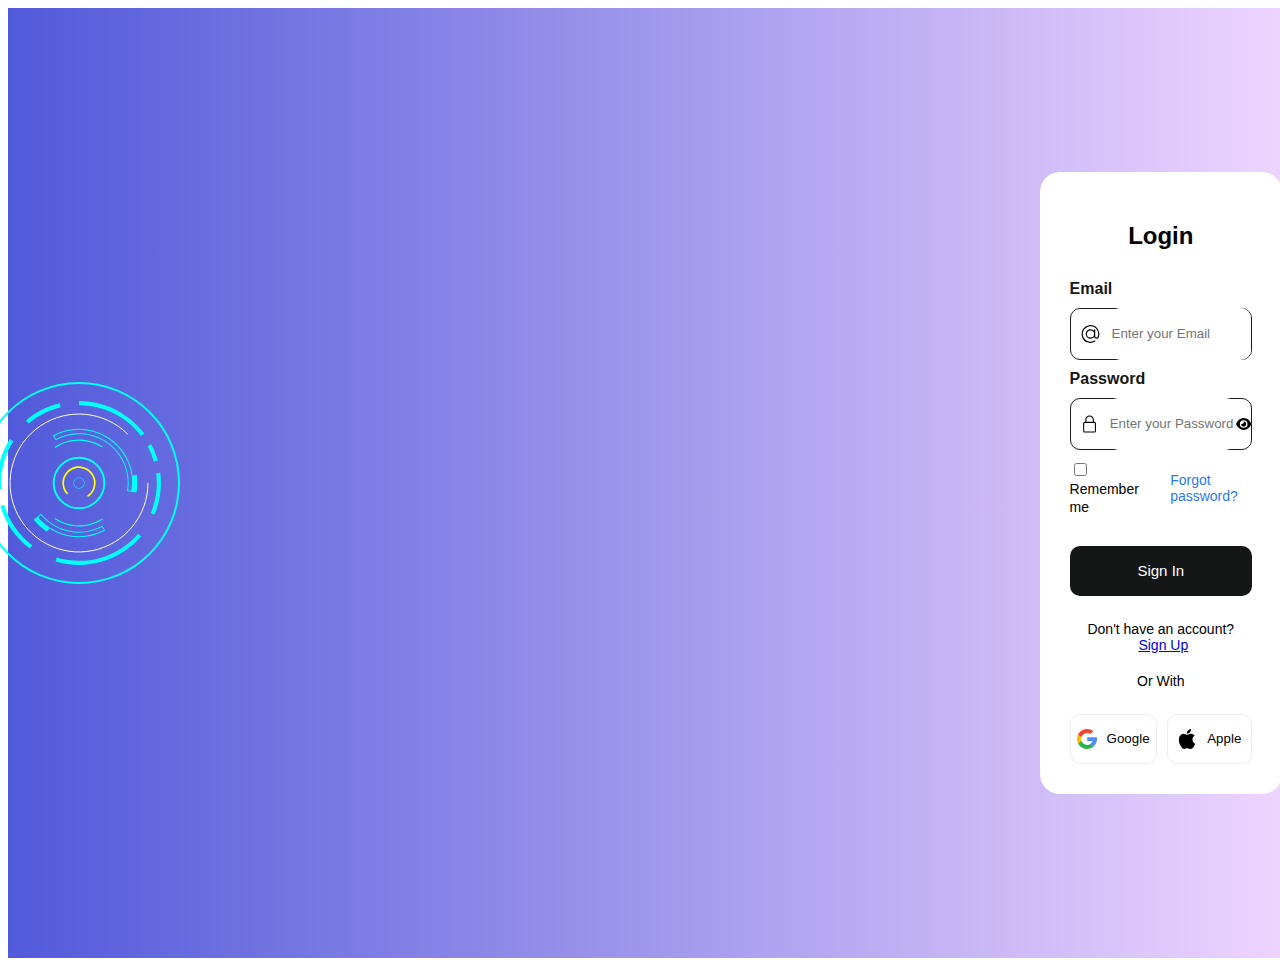
<file: login.html>
<!DOCTYPE html>
<html lang="en">
<head>
  <meta charset="UTF-8">
  <meta name="viewport" content="width=device-width, initial-scale=1.0">
  <title>Document</title>
  <link rel="stylesheet" href="CSS/Login.css">
</head>
<body>
  <div class="mainlogin">
            

<!-- animation patern design -->
<div class="svg-frame">
	<svg style="--i:0;--j:0;">
		<g id="out1">
			<path d="M72 172C72 116.772 116.772 72 172 72C227.228 72 272 116.772 272 172C272 227.228 227.228 272 172 272C116.772 272 72 227.228 72 172ZM197.322 172C197.322 158.015 185.985 146.678 172 146.678C158.015 146.678 146.678 158.015 146.678 172C146.678 185.985 158.015 197.322 172 197.322C185.985 197.322 197.322 185.985 197.322 172Z"></path>
			<path mask="url(#path-1-inside-1_111_3212)" stroke-miterlimit="16" stroke-width="2" stroke="#00FFFF" d="M72 172C72 116.772 116.772 72 172 72C227.228 72 272 116.772 272 172C272 227.228 227.228 272 172 272C116.772 272 72 227.228 72 172ZM197.322 172C197.322 158.015 185.985 146.678 172 146.678C158.015 146.678 146.678 158.015 146.678 172C146.678 185.985 158.015 197.322 172 197.322C185.985 197.322 197.322 185.985 197.322 172Z"></path>
		</g>
	</svg>

	<svg style="--i:1;--j:1;">
		<g id="out2">
			<mask fill="white" id="path-2-inside-2_111_3212">
				<path d="M102.892 127.966C93.3733 142.905 88.9517 160.527 90.2897 178.19L94.3752 177.88C93.1041 161.1 97.3046 144.36 106.347 130.168L102.892 127.966Z"></path>
				<path d="M93.3401 194.968C98.3049 211.971 108.646 226.908 122.814 237.541L125.273 234.264C111.814 224.163 101.99 209.973 97.2731 193.819L93.3401 194.968Z"></path>
				<path d="M152.707 92.3592C140.33 95.3575 128.822 101.199 119.097 109.421L121.742 112.55C130.981 104.739 141.914 99.1897 153.672 96.3413L152.707 92.3592Z"></path>
				<path d="M253.294 161.699C255.099 175.937 253.132 190.4 247.59 203.639L243.811 202.057C249.075 189.48 250.944 175.74 249.23 162.214L253.294 161.699Z"></path>
				<path d="M172 90.0557C184.677 90.0557 197.18 92.9967 208.528 98.6474C219.875 104.298 229.757 112.505 237.396 122.621L234.126 125.09C226.869 115.479 217.481 107.683 206.701 102.315C195.921 96.9469 184.043 94.1529 172 94.1529V90.0557Z"></path>
				<path d="M244.195 133.235C246.991 138.442 249.216 143.937 250.83 149.623L246.888 150.742C245.355 145.34 243.242 140.12 240.586 135.174L244.195 133.235Z"></path>
				<path d="M234.238 225.304C223.932 237.338 210.358 246.126 195.159 250.604C179.961 255.082 163.79 255.058 148.606 250.534L149.775 246.607C164.201 250.905 179.563 250.928 194.001 246.674C208.44 242.42 221.335 234.071 231.126 222.639L234.238 225.304Z"></path>
			</mask>
			<path mask="url(#path-2-inside-2_111_3212)" fill="#00FFFF" d="M102.892 127.966L105.579 123.75L101.362 121.063L98.6752 125.28L102.892 127.966ZM90.2897 178.19L85.304 178.567L85.6817 183.553L90.6674 183.175L90.2897 178.19ZM94.3752 177.88L94.7529 182.866L99.7386 182.488L99.3609 177.503L94.3752 177.88ZM106.347 130.168L110.564 132.855L113.251 128.638L109.034 125.951L106.347 130.168ZM93.3401 194.968L91.9387 190.168L87.1391 191.569L88.5405 196.369L93.3401 194.968ZM122.814 237.541L119.813 241.54L123.812 244.541L126.813 240.542L122.814 237.541ZM125.273 234.264L129.272 237.265L132.273 233.266L128.274 230.265L125.273 234.264ZM97.2731 193.819L102.073 192.418L100.671 187.618L95.8717 189.02L97.2731 193.819ZM152.707 92.3592L157.567 91.182L156.389 86.3226L151.53 87.4998L152.707 92.3592ZM119.097 109.421L115.869 105.603L112.05 108.831L115.278 112.649L119.097 109.421ZM121.742 112.55L117.924 115.778L121.152 119.596L124.97 116.368L121.742 112.55ZM153.672 96.3413L154.849 101.201L159.708 100.023L158.531 95.1641L153.672 96.3413ZM253.294 161.699L258.255 161.07L257.626 156.11L252.666 156.738L253.294 161.699ZM247.59 203.639L245.66 208.251L250.272 210.182L252.203 205.569L247.59 203.639ZM243.811 202.057L239.198 200.126L237.268 204.739L241.88 206.669L243.811 202.057ZM249.23 162.214L248.601 157.253L243.641 157.882L244.269 162.842L249.23 162.214ZM172 90.0557V85.0557H167V90.0557H172ZM208.528 98.6474L206.299 103.123L206.299 103.123L208.528 98.6474ZM237.396 122.621L240.409 126.611L244.399 123.598L241.386 119.608L237.396 122.621ZM234.126 125.09L230.136 128.103L233.149 132.093L237.139 129.08L234.126 125.09ZM206.701 102.315L204.473 106.791L204.473 106.791L206.701 102.315ZM172 94.1529H167V99.1529H172V94.1529ZM244.195 133.235L248.601 130.87L246.235 126.465L241.83 128.83L244.195 133.235ZM250.83 149.623L252.195 154.433L257.005 153.067L255.64 148.257L250.83 149.623ZM246.888 150.742L242.078 152.107L243.444 156.917L248.254 155.552L246.888 150.742ZM240.586 135.174L238.22 130.768L233.815 133.134L236.181 137.539L240.586 135.174ZM234.238 225.304L238.036 228.556L241.288 224.759L237.491 221.506L234.238 225.304ZM195.159 250.604L196.572 255.4L196.572 255.4L195.159 250.604ZM148.606 250.534L143.814 249.107L142.386 253.899L147.178 255.326L148.606 250.534ZM149.775 246.607L151.203 241.816L146.411 240.388L144.983 245.18L149.775 246.607ZM194.001 246.674L195.415 251.47L195.415 251.47L194.001 246.674ZM231.126 222.639L234.379 218.841L230.581 215.589L227.329 219.386L231.126 222.639ZM98.6752 125.28C88.5757 141.13 83.8844 159.826 85.304 178.567L95.2754 177.812C94.0191 161.227 98.1709 144.681 107.109 130.653L98.6752 125.28ZM90.6674 183.175L94.7529 182.866L93.9976 172.895L89.912 173.204L90.6674 183.175ZM99.3609 177.503C98.1715 161.8 102.102 146.135 110.564 132.855L102.131 127.481C92.5071 142.585 88.0368 160.4 89.3895 178.258L99.3609 177.503ZM109.034 125.951L105.579 123.75L100.205 132.183L103.661 134.385L109.034 125.951ZM88.5405 196.369C93.8083 214.41 104.78 230.259 119.813 241.54L125.815 233.542C112.512 223.558 102.802 209.532 98.1397 193.566L88.5405 196.369ZM126.813 240.542L129.272 237.265L121.274 231.263L118.815 234.54L126.813 240.542ZM128.274 230.265C115.679 220.813 106.486 207.534 102.073 192.418L92.4735 195.221C97.493 212.412 107.948 227.513 122.272 238.263L128.274 230.265ZM95.8717 189.02L91.9387 190.168L94.7415 199.767L98.6745 198.619L95.8717 189.02ZM151.53 87.4998C138.398 90.681 126.188 96.8793 115.869 105.603L122.325 113.239C131.457 105.519 142.262 100.034 153.884 97.2187L151.53 87.4998ZM115.278 112.649L117.924 115.778L125.56 109.322L122.915 106.193L115.278 112.649ZM124.97 116.368C133.616 109.059 143.846 103.866 154.849 101.201L152.495 91.4818C139.981 94.5132 128.347 100.419 118.514 108.732L124.97 116.368ZM158.531 95.1641L157.567 91.182L147.848 93.5364L148.812 97.5185L158.531 95.1641ZM248.334 162.327C250.028 175.697 248.181 189.277 242.978 201.708L252.203 205.569C258.082 191.522 260.169 176.177 258.255 161.07L248.334 162.327ZM249.521 199.027L245.741 197.445L241.88 206.669L245.66 208.251L249.521 199.027ZM248.423 203.987C254.025 190.602 256.014 175.98 254.19 161.585L244.269 162.842C245.873 175.5 244.125 188.357 239.198 200.126L248.423 203.987ZM249.858 167.174L253.923 166.659L252.666 156.738L248.601 157.253L249.858 167.174ZM172 95.0557C183.903 95.0557 195.644 97.8172 206.299 103.123L210.757 94.1717C198.717 88.1761 185.45 85.0557 172 85.0557V95.0557ZM206.299 103.123C216.954 108.429 226.233 116.135 233.406 125.634L241.386 119.608C233.281 108.874 222.796 100.167 210.757 94.1717L206.299 103.123ZM234.383 118.631L231.113 121.1L237.139 129.08L240.409 126.611L234.383 118.631ZM238.116 122.077C230.393 111.849 220.403 103.552 208.93 97.8393L204.473 106.791C214.56 111.814 223.345 119.11 230.136 128.103L238.116 122.077ZM208.93 97.8393C197.458 92.1263 184.816 89.1529 172 89.1529V99.1529C183.269 99.1529 194.385 101.767 204.473 106.791L208.93 97.8393ZM177 94.1529V90.0557H167V94.1529H177ZM239.79 135.601C242.416 140.49 244.504 145.649 246.02 150.988L255.64 148.257C253.927 142.225 251.567 136.395 248.601 130.87L239.79 135.601ZM249.464 144.813L245.523 145.932L248.254 155.552L252.195 154.433L249.464 144.813ZM251.698 149.376C250.067 143.628 247.818 138.073 244.991 132.808L236.181 137.539C238.666 142.168 240.644 147.052 242.078 152.107L251.698 149.376ZM242.951 139.579L246.561 137.64L241.83 128.83L238.22 130.768L242.951 139.579ZM230.441 222.051C220.763 233.351 208.017 241.603 193.746 245.808L196.572 255.4C212.698 250.649 227.101 241.325 238.036 228.556L230.441 222.051ZM193.746 245.808C179.475 250.012 164.291 249.99 150.033 245.742L147.178 255.326C163.289 260.125 180.447 260.151 196.572 255.4L193.746 245.808ZM153.397 251.962L154.567 248.035L144.983 245.18L143.814 249.107L153.397 251.962ZM148.348 251.399C163.7 255.973 180.049 255.997 195.415 251.47L192.588 241.877C179.077 245.858 164.702 245.837 151.203 241.816L148.348 251.399ZM195.415 251.47C210.78 246.942 224.504 238.058 234.924 225.891L227.329 219.386C218.167 230.084 206.099 237.897 192.588 241.877L195.415 251.47ZM227.874 226.436L230.986 229.101L237.491 221.506L234.379 218.841L227.874 226.436Z"></path>
		</g>
	</svg>

	<svg style="--i:0;--j:2;">
		<g id="inner3">
			<path d="M195.136 135.689C188.115 131.215 179.948 128.873 171.624 128.946C163.299 129.019 155.174 131.503 148.232 136.099L148.42 136.382C155.307 131.823 163.368 129.358 171.627 129.286C179.886 129.213 187.988 131.537 194.954 135.975L195.136 135.689Z"></path>
			<path d="M195.136 208.311C188.115 212.784 179.948 215.127 171.624 215.054C163.299 214.981 155.174 212.496 148.232 207.901L148.42 207.618C155.307 212.177 163.368 214.642 171.627 214.714C179.886 214.786 187.988 212.463 194.954 208.025L195.136 208.311Z"></path>
			<path mask="url(#path-5-inside-3_111_3212)" fill="#00FFFF" d="M195.136 135.689L195.474 135.904L195.689 135.566L195.351 135.352L195.136 135.689ZM171.624 128.946L171.627 129.346L171.624 128.946ZM148.232 136.099L148.011 135.765L147.678 135.986L147.899 136.32L148.232 136.099ZM148.42 136.382L148.086 136.603L148.307 136.936L148.641 136.716L148.42 136.382ZM171.627 129.286L171.63 129.686L171.627 129.286ZM194.954 135.975L194.739 136.313L195.076 136.528L195.291 136.19L194.954 135.975ZM195.136 208.311L195.351 208.648L195.689 208.433L195.474 208.096L195.136 208.311ZM171.624 215.054L171.627 214.654L171.624 215.054ZM148.232 207.901L147.899 207.68L147.678 208.014L148.011 208.234L148.232 207.901ZM148.42 207.618L148.641 207.284L148.307 207.063L148.086 207.397L148.42 207.618ZM171.627 214.714L171.63 214.314L171.627 214.714ZM194.954 208.025L195.291 207.81L195.076 207.472L194.739 207.687L194.954 208.025ZM195.351 135.352C188.265 130.836 180.022 128.473 171.62 128.546L171.627 129.346C179.874 129.274 187.966 131.594 194.921 136.026L195.351 135.352ZM171.62 128.546C163.218 128.619 155.018 131.127 148.011 135.765L148.453 136.432C155.33 131.88 163.38 129.418 171.627 129.346L171.62 128.546ZM147.899 136.32L148.086 136.603L148.753 136.161L148.566 135.878L147.899 136.32ZM148.641 136.716C155.463 132.199 163.448 129.757 171.63 129.686L171.623 128.886C163.287 128.958 155.15 131.447 148.199 136.049L148.641 136.716ZM171.63 129.686C179.812 129.614 187.839 131.916 194.739 136.313L195.169 135.638C188.138 131.158 179.959 128.813 171.623 128.886L171.63 129.686ZM195.291 136.19L195.474 135.904L194.799 135.474L194.617 135.76L195.291 136.19ZM194.921 207.974C187.966 212.406 179.874 214.726 171.627 214.654L171.62 215.454C180.022 215.527 188.265 213.163 195.351 208.648L194.921 207.974ZM171.627 214.654C163.38 214.582 155.33 212.12 148.453 207.567L148.011 208.234C155.018 212.873 163.218 215.38 171.62 215.454L171.627 214.654ZM148.566 208.122L148.753 207.838L148.086 207.397L147.899 207.68L148.566 208.122ZM148.199 207.951C155.15 212.553 163.287 215.041 171.623 215.114L171.63 214.314C163.448 214.243 155.463 211.801 148.641 207.284L148.199 207.951ZM171.623 215.114C179.959 215.187 188.138 212.842 195.169 208.362L194.739 207.687C187.839 212.084 179.812 214.386 171.63 214.314L171.623 215.114ZM194.617 208.239L194.799 208.526L195.474 208.096L195.291 207.81L194.617 208.239Z"></path>
		</g>
		<path stroke="#00FFFF" d="M240.944 172C240.944 187.951 235.414 203.408 225.295 215.738C215.176 228.068 201.095 236.508 185.45 239.62C169.806 242.732 153.567 240.323 139.5 232.804C125.433 225.285 114.408 213.12 108.304 198.384C102.2 183.648 101.394 167.25 106.024 151.987C110.654 136.723 120.434 123.537 133.696 114.675C146.959 105.813 162.884 101.824 178.758 103.388C194.632 104.951 209.472 111.97 220.751 123.249" id="out3"></path>
	</svg>

	<svg style="--i:1;--j:3;">
		<g id="inner1">
			<path fill="#00FFFF" d="M145.949 124.51L148.554 129.259C156.575 124.859 165.672 122.804 174.806 123.331C183.94 123.858 192.741 126.944 200.203 132.236C207.665 137.529 213.488 144.815 217.004 153.261C220.521 161.707 221.59 170.972 220.09 179.997L224.108 180.665L224.102 180.699L229.537 181.607C230.521 175.715 230.594 169.708 229.753 163.795L225.628 164.381C224.987 159.867 223.775 155.429 222.005 151.179C218.097 141.795 211.628 133.699 203.337 127.818C195.045 121.937 185.266 118.508 175.118 117.923C165.302 117.357 155.525 119.474 146.83 124.037C146.535 124.192 146.241 124.349 145.949 124.51ZM224.638 164.522C224.009 160.091 222.819 155.735 221.082 151.563C217.246 142.352 210.897 134.406 202.758 128.634C194.62 122.862 185.021 119.496 175.06 118.922C165.432 118.367 155.841 120.441 147.311 124.914L148.954 127.91C156.922 123.745 165.876 121.814 174.864 122.333C184.185 122.87 193.166 126.019 200.782 131.421C208.397 136.822 214.339 144.257 217.928 152.877C221.388 161.188 222.526 170.276 221.23 179.173L224.262 179.677C224.998 174.671 225.35 169.535 224.638 164.522Z" clip-rule="evenodd" fill-rule="evenodd"></path>
			<path fill="#00FFFF" d="M139.91 220.713C134.922 217.428 130.469 213.395 126.705 208.758L130.983 205.286L130.985 205.288L134.148 202.721C141.342 211.584 151.417 217.642 162.619 219.839C173.821 222.036 185.438 220.232 195.446 214.742L198.051 219.491C197.759 219.651 197.465 219.809 197.17 219.963C186.252 225.693 173.696 227.531 161.577 225.154C154.613 223.789 148.041 221.08 142.202 217.234L139.91 220.713ZM142.752 216.399C148.483 220.174 154.934 222.833 161.769 224.173C173.658 226.504 185.977 224.704 196.689 219.087L195.046 216.09C185.035 221.323 173.531 222.998 162.427 220.82C151.323 218.643 141.303 212.747 134.01 204.122L131.182 206.5C134.451 210.376 138.515 213.607 142.752 216.399Z" clip-rule="evenodd" fill-rule="evenodd"></path>
		</g>
	</svg>

	<svg style="--i:2;--j:4;">
		<path fill="#00FFFF" d="M180.956 186.056C183.849 184.212 186.103 181.521 187.41 178.349C188.717 175.177 189.013 171.679 188.258 168.332C187.503 164.986 185.734 161.954 183.192 159.65C180.649 157.346 177.458 155.883 174.054 155.46C170.649 155.038 167.197 155.676 164.169 157.288C161.14 158.9 158.683 161.407 157.133 164.468C155.582 167.528 155.014 170.992 155.505 174.388C155.997 177.783 157.524 180.944 159.879 183.439L161.129 182.259C159.018 180.021 157.648 177.186 157.207 174.141C156.766 171.096 157.276 167.989 158.667 165.245C160.057 162.5 162.261 160.252 164.977 158.806C167.693 157.36 170.788 156.788 173.842 157.167C176.895 157.546 179.757 158.858 182.037 160.924C184.317 162.99 185.904 165.709 186.581 168.711C187.258 171.712 186.992 174.849 185.82 177.694C184.648 180.539 182.627 182.952 180.032 184.606L180.956 186.056Z" id="center1"></path>
		<path fill="#00FFFF" d="M172 166.445C175.068 166.445 177.556 168.932 177.556 172C177.556 175.068 175.068 177.556 172 177.556C168.932 177.556 166.444 175.068 166.444 172C166.444 168.932 168.932 166.445 172 166.445ZM172 177.021C174.773 177.021 177.021 174.773 177.021 172C177.021 169.227 174.773 166.979 172 166.979C169.227 166.979 166.979 169.227 166.979 172C166.979 174.773 169.227 177.021 172 177.021Z" id="center"></path>
	</svg>

</div>


<!-- animation patern design -->

                <form class="form">

                  <div class="loginlogo">
                    <H2>Login</H2>
                  </div>

                  <div class="flex-column">
                    <label>Email </label>
                  </div>

                    <div class="inputForm">
                      <svg height="20" viewBox="0 0 32 32" width="20" xmlns="http://www.w3.org/2000/svg"><g id="Layer_3" data-name="Layer 3"><path d="m30.853 13.87a15 15 0 0 0 -29.729 4.082 15.1 15.1 0 0 0 12.876 12.918 15.6 15.6 0 0 0 2.016.13 14.85 14.85 0 0 0 7.715-2.145 1 1 0 1 0 -1.031-1.711 13.007 13.007 0 1 1 5.458-6.529 2.149 2.149 0 0 1 -4.158-.759v-10.856a1 1 0 0 0 -2 0v1.726a8 8 0 1 0 .2 10.325 4.135 4.135 0 0 0 7.83.274 15.2 15.2 0 0 0 .823-7.455zm-14.853 8.13a6 6 0 1 1 6-6 6.006 6.006 0 0 1 -6 6z"></path></g></svg>
                      <input type="text" class="input" placeholder="Enter your Email">
                    </div>
                  
                  <div class="flex-column">
                    <label>Password </label>
                  </div>

                    <div class="inputForm">
                      <svg height="20" viewBox="-64 0 512 512" width="20" xmlns="http://www.w3.org/2000/svg"><path d="m336 512h-288c-26.453125 0-48-21.523438-48-48v-224c0-26.476562 21.546875-48 48-48h288c26.453125 0 48 21.523438 48 48v224c0 26.476562-21.546875 48-48 48zm-288-288c-8.8125 0-16 7.167969-16 16v224c0 8.832031 7.1875 16 16 16h288c8.8125 0 16-7.167969 16-16v-224c0-8.832031-7.1875-16-16-16zm0 0"></path><path d="m304 224c-8.832031 0-16-7.167969-16-16v-80c0-52.929688-43.070312-96-96-96s-96 43.070312-96 96v80c0 8.832031-7.167969 16-16 16s-16-7.167969-16-16v-80c0-70.59375 57.40625-128 128-128s128 57.40625 128 128v80c0 8.832031-7.167969 16-16 16zm0 0"></path></svg>        
                      <input type="password" class="input" placeholder="Enter your Password">
                      <svg class="passwordshow" viewBox="0 0 576 512" height="1em" xmlns="http://www.w3.org/2000/svg"><path d="M288 32c-80.8 0-145.5 36.8-192.6 80.6C48.6 156 17.3 208 2.5 243.7c-3.3 7.9-3.3 16.7 0 24.6C17.3 304 48.6 356 95.4 399.4C142.5 443.2 207.2 480 288 480s145.5-36.8 192.6-80.6c46.8-43.5 78.1-95.4 93-131.1c3.3-7.9 3.3-16.7 0-24.6c-14.9-35.7-46.2-87.7-93-131.1C433.5 68.8 368.8 32 288 32zM144 256a144 144 0 1 1 288 0 144 144 0 1 1 -288 0zm144-64c0 35.3-28.7 64-64 64c-7.1 0-13.9-1.2-20.3-3.3c-5.5-1.8-11.9 1.6-11.7 7.4c.3 6.9 1.3 13.8 3.2 20.7c13.7 51.2 66.4 81.6 117.6 67.9s81.6-66.4 67.9-117.6c-11.1-41.5-47.8-69.4-88.6-71.1c-5.8-.2-9.2 6.1-7.4 11.7c2.1 6.4 3.3 13.2 3.3 20.3z"></path></svg>
                    </div>
                  
                  <div class="flex-row">
                    <div>
                    <input type="checkbox">
                    <label>Remember me </label>
                    </div>
                    <span class="span">Forgot password?</span>
                  </div>
                  <button class="button-submit">Sign In</button>
                  <p class="p">Don't have an account? <span class="span"><a href="signup.html">Sign Up</a></span>

                  </p><p class="p line">Or With</p>

                  <div class="flex-row">
                    <button class="btn google">
                      <svg version="1.1" width="20" id="Layer_1" xmlns="http://www.w3.org/2000/svg" xmlns:xlink="http://www.w3.org/1999/xlink" x="0px" y="0px" viewBox="0 0 512 512" style="enable-background:new 0 0 512 512;" xml:space="preserve">
              <path style="fill:#FBBB00;" d="M113.47,309.408L95.648,375.94l-65.139,1.378C11.042,341.211,0,299.9,0,256
                c0-42.451,10.324-82.483,28.624-117.732h0.014l57.992,10.632l25.404,57.644c-5.317,15.501-8.215,32.141-8.215,49.456
                C103.821,274.792,107.225,292.797,113.47,309.408z"></path>
              <path style="fill:#518EF8;" d="M507.527,208.176C510.467,223.662,512,239.655,512,256c0,18.328-1.927,36.206-5.598,53.451
                c-12.462,58.683-45.025,109.925-90.134,146.187l-0.014-0.014l-73.044-3.727l-10.338-64.535
                c29.932-17.554,53.324-45.025,65.646-77.911h-136.89V208.176h138.887L507.527,208.176L507.527,208.176z"></path>
              <path style="fill:#28B446;" d="M416.253,455.624l0.014,0.014C372.396,490.901,316.666,512,256,512
                c-97.491,0-182.252-54.491-225.491-134.681l82.961-67.91c21.619,57.698,77.278,98.771,142.53,98.771
                c28.047,0,54.323-7.582,76.87-20.818L416.253,455.624z"></path>
              <path style="fill:#F14336;" d="M419.404,58.936l-82.933,67.896c-23.335-14.586-50.919-23.012-80.471-23.012
                c-66.729,0-123.429,42.957-143.965,102.724l-83.397-68.276h-0.014C71.23,56.123,157.06,0,256,0
                C318.115,0,375.068,22.126,419.404,58.936z"></path>

              </svg>
                
                      Google 
                      
                    </button><button class="btn apple">
              <svg version="1.1" height="20" width="20" id="Capa_1" xmlns="http://www.w3.org/2000/svg" xmlns:xlink="http://www.w3.org/1999/xlink" x="0px" y="0px" viewBox="0 0 22.773 22.773" style="enable-background:new 0 0 22.773 22.773;" xml:space="preserve"> <g> <g> <path d="M15.769,0c0.053,0,0.106,0,0.162,0c0.13,1.606-0.483,2.806-1.228,3.675c-0.731,0.863-1.732,1.7-3.351,1.573 c-0.108-1.583,0.506-2.694,1.25-3.561C13.292,0.879,14.557,0.16,15.769,0z"></path> <path d="M20.67,16.716c0,0.016,0,0.03,0,0.045c-0.455,1.378-1.104,2.559-1.896,3.655c-0.723,0.995-1.609,2.334-3.191,2.334 c-1.367,0-2.275-0.879-3.676-0.903c-1.482-0.024-2.297,0.735-3.652,0.926c-0.155,0-0.31,0-0.462,0 c-0.995-0.144-1.798-0.932-2.383-1.642c-1.725-2.098-3.058-4.808-3.306-8.276c0-0.34,0-0.679,0-1.019 c0.105-2.482,1.311-4.5,2.914-5.478c0.846-0.52,2.009-0.963,3.304-0.765c0.555,0.086,1.122,0.276,1.619,0.464 c0.471,0.181,1.06,0.502,1.618,0.485c0.378-0.011,0.754-0.208,1.135-0.347c1.116-0.403,2.21-0.865,3.652-0.648 c1.733,0.262,2.963,1.032,3.723,2.22c-1.466,0.933-2.625,2.339-2.427,4.74C17.818,14.688,19.086,15.964,20.67,16.716z"></path> </g></g></svg>

                      Apple 
                      
              </button>
              </div>
              </form>
</div>
</body>
</html>
</file>
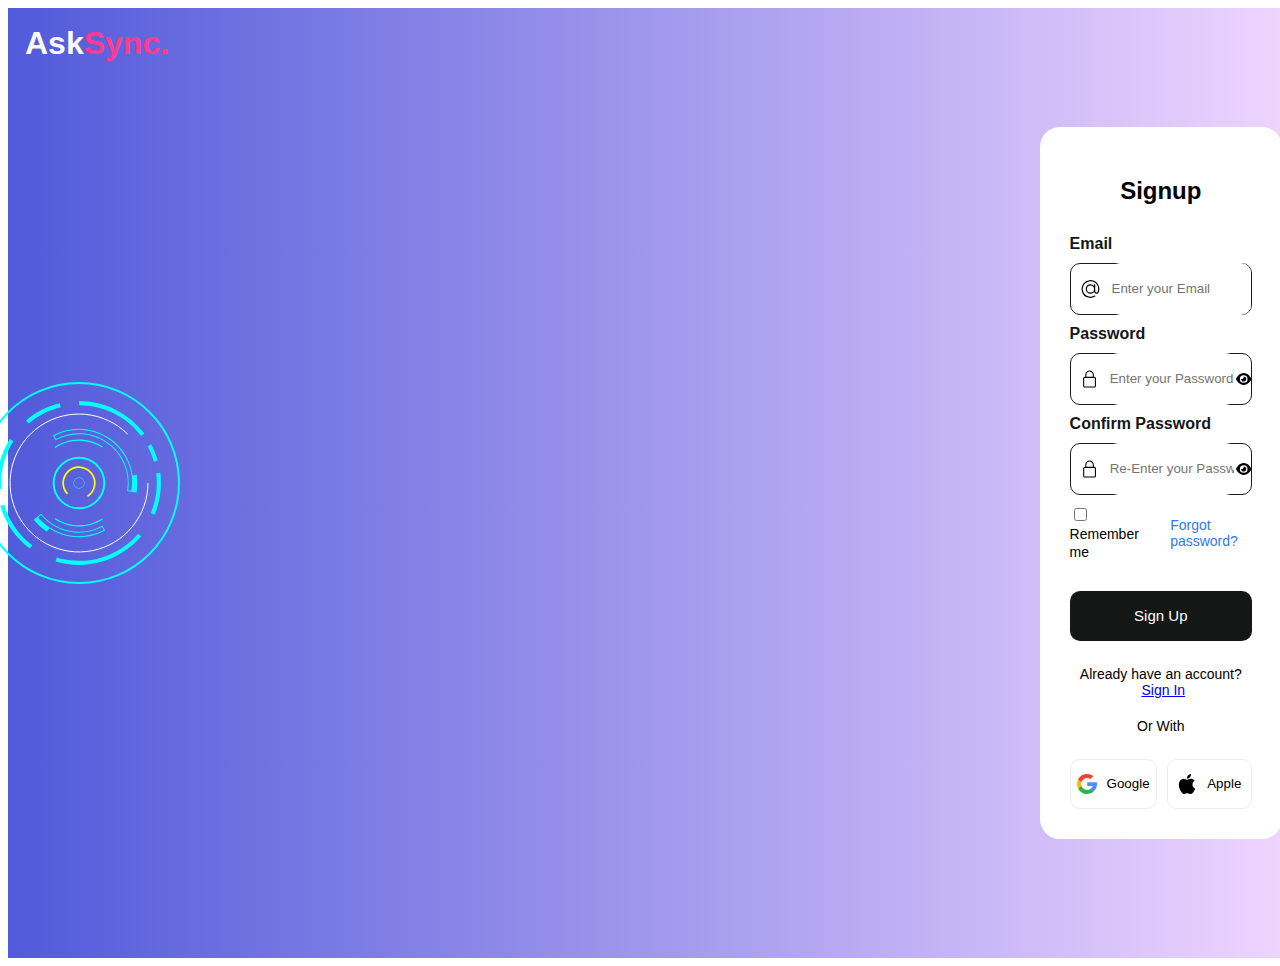
<file: signup.html>
<!DOCTYPE html>
<html lang="en">
<head>
  <meta charset="UTF-8">
  <meta name="viewport" content="width=device-width, initial-scale=1.0">
  <title>Document</title>
  <link rel="stylesheet" href="CSS/Login.css">
</head>
<body>
  <div class="mainlogin">
    <header>
    <div class="logo">Ask <span class="logo1">Sync.</span></div>
    </header>
     <!-- animation patern design -->
     <div class="svg-frame">
        <svg style="--i:0;--j:0;">
            <g id="out1">
                <path d="M72 172C72 116.772 116.772 72 172 72C227.228 72 272 116.772 272 172C272 227.228 227.228 272 172 272C116.772 272 72 227.228 72 172ZM197.322 172C197.322 158.015 185.985 146.678 172 146.678C158.015 146.678 146.678 158.015 146.678 172C146.678 185.985 158.015 197.322 172 197.322C185.985 197.322 197.322 185.985 197.322 172Z"></path>
                <path mask="url(#path-1-inside-1_111_3212)" stroke-miterlimit="16" stroke-width="2" stroke="#00FFFF" d="M72 172C72 116.772 116.772 72 172 72C227.228 72 272 116.772 272 172C272 227.228 227.228 272 172 272C116.772 272 72 227.228 72 172ZM197.322 172C197.322 158.015 185.985 146.678 172 146.678C158.015 146.678 146.678 158.015 146.678 172C146.678 185.985 158.015 197.322 172 197.322C185.985 197.322 197.322 185.985 197.322 172Z"></path>
            </g>
        </svg>
    
        <svg style="--i:1;--j:1;">
            <g id="out2">
                <mask fill="white" id="path-2-inside-2_111_3212">
                    <path d="M102.892 127.966C93.3733 142.905 88.9517 160.527 90.2897 178.19L94.3752 177.88C93.1041 161.1 97.3046 144.36 106.347 130.168L102.892 127.966Z"></path>
                    <path d="M93.3401 194.968C98.3049 211.971 108.646 226.908 122.814 237.541L125.273 234.264C111.814 224.163 101.99 209.973 97.2731 193.819L93.3401 194.968Z"></path>
                    <path d="M152.707 92.3592C140.33 95.3575 128.822 101.199 119.097 109.421L121.742 112.55C130.981 104.739 141.914 99.1897 153.672 96.3413L152.707 92.3592Z"></path>
                    <path d="M253.294 161.699C255.099 175.937 253.132 190.4 247.59 203.639L243.811 202.057C249.075 189.48 250.944 175.74 249.23 162.214L253.294 161.699Z"></path>
                    <path d="M172 90.0557C184.677 90.0557 197.18 92.9967 208.528 98.6474C219.875 104.298 229.757 112.505 237.396 122.621L234.126 125.09C226.869 115.479 217.481 107.683 206.701 102.315C195.921 96.9469 184.043 94.1529 172 94.1529V90.0557Z"></path>
                    <path d="M244.195 133.235C246.991 138.442 249.216 143.937 250.83 149.623L246.888 150.742C245.355 145.34 243.242 140.12 240.586 135.174L244.195 133.235Z"></path>
                    <path d="M234.238 225.304C223.932 237.338 210.358 246.126 195.159 250.604C179.961 255.082 163.79 255.058 148.606 250.534L149.775 246.607C164.201 250.905 179.563 250.928 194.001 246.674C208.44 242.42 221.335 234.071 231.126 222.639L234.238 225.304Z"></path>
                </mask>
                <path mask="url(#path-2-inside-2_111_3212)" fill="#00FFFF" d="M102.892 127.966L105.579 123.75L101.362 121.063L98.6752 125.28L102.892 127.966ZM90.2897 178.19L85.304 178.567L85.6817 183.553L90.6674 183.175L90.2897 178.19ZM94.3752 177.88L94.7529 182.866L99.7386 182.488L99.3609 177.503L94.3752 177.88ZM106.347 130.168L110.564 132.855L113.251 128.638L109.034 125.951L106.347 130.168ZM93.3401 194.968L91.9387 190.168L87.1391 191.569L88.5405 196.369L93.3401 194.968ZM122.814 237.541L119.813 241.54L123.812 244.541L126.813 240.542L122.814 237.541ZM125.273 234.264L129.272 237.265L132.273 233.266L128.274 230.265L125.273 234.264ZM97.2731 193.819L102.073 192.418L100.671 187.618L95.8717 189.02L97.2731 193.819ZM152.707 92.3592L157.567 91.182L156.389 86.3226L151.53 87.4998L152.707 92.3592ZM119.097 109.421L115.869 105.603L112.05 108.831L115.278 112.649L119.097 109.421ZM121.742 112.55L117.924 115.778L121.152 119.596L124.97 116.368L121.742 112.55ZM153.672 96.3413L154.849 101.201L159.708 100.023L158.531 95.1641L153.672 96.3413ZM253.294 161.699L258.255 161.07L257.626 156.11L252.666 156.738L253.294 161.699ZM247.59 203.639L245.66 208.251L250.272 210.182L252.203 205.569L247.59 203.639ZM243.811 202.057L239.198 200.126L237.268 204.739L241.88 206.669L243.811 202.057ZM249.23 162.214L248.601 157.253L243.641 157.882L244.269 162.842L249.23 162.214ZM172 90.0557V85.0557H167V90.0557H172ZM208.528 98.6474L206.299 103.123L206.299 103.123L208.528 98.6474ZM237.396 122.621L240.409 126.611L244.399 123.598L241.386 119.608L237.396 122.621ZM234.126 125.09L230.136 128.103L233.149 132.093L237.139 129.08L234.126 125.09ZM206.701 102.315L204.473 106.791L204.473 106.791L206.701 102.315ZM172 94.1529H167V99.1529H172V94.1529ZM244.195 133.235L248.601 130.87L246.235 126.465L241.83 128.83L244.195 133.235ZM250.83 149.623L252.195 154.433L257.005 153.067L255.64 148.257L250.83 149.623ZM246.888 150.742L242.078 152.107L243.444 156.917L248.254 155.552L246.888 150.742ZM240.586 135.174L238.22 130.768L233.815 133.134L236.181 137.539L240.586 135.174ZM234.238 225.304L238.036 228.556L241.288 224.759L237.491 221.506L234.238 225.304ZM195.159 250.604L196.572 255.4L196.572 255.4L195.159 250.604ZM148.606 250.534L143.814 249.107L142.386 253.899L147.178 255.326L148.606 250.534ZM149.775 246.607L151.203 241.816L146.411 240.388L144.983 245.18L149.775 246.607ZM194.001 246.674L195.415 251.47L195.415 251.47L194.001 246.674ZM231.126 222.639L234.379 218.841L230.581 215.589L227.329 219.386L231.126 222.639ZM98.6752 125.28C88.5757 141.13 83.8844 159.826 85.304 178.567L95.2754 177.812C94.0191 161.227 98.1709 144.681 107.109 130.653L98.6752 125.28ZM90.6674 183.175L94.7529 182.866L93.9976 172.895L89.912 173.204L90.6674 183.175ZM99.3609 177.503C98.1715 161.8 102.102 146.135 110.564 132.855L102.131 127.481C92.5071 142.585 88.0368 160.4 89.3895 178.258L99.3609 177.503ZM109.034 125.951L105.579 123.75L100.205 132.183L103.661 134.385L109.034 125.951ZM88.5405 196.369C93.8083 214.41 104.78 230.259 119.813 241.54L125.815 233.542C112.512 223.558 102.802 209.532 98.1397 193.566L88.5405 196.369ZM126.813 240.542L129.272 237.265L121.274 231.263L118.815 234.54L126.813 240.542ZM128.274 230.265C115.679 220.813 106.486 207.534 102.073 192.418L92.4735 195.221C97.493 212.412 107.948 227.513 122.272 238.263L128.274 230.265ZM95.8717 189.02L91.9387 190.168L94.7415 199.767L98.6745 198.619L95.8717 189.02ZM151.53 87.4998C138.398 90.681 126.188 96.8793 115.869 105.603L122.325 113.239C131.457 105.519 142.262 100.034 153.884 97.2187L151.53 87.4998ZM115.278 112.649L117.924 115.778L125.56 109.322L122.915 106.193L115.278 112.649ZM124.97 116.368C133.616 109.059 143.846 103.866 154.849 101.201L152.495 91.4818C139.981 94.5132 128.347 100.419 118.514 108.732L124.97 116.368ZM158.531 95.1641L157.567 91.182L147.848 93.5364L148.812 97.5185L158.531 95.1641ZM248.334 162.327C250.028 175.697 248.181 189.277 242.978 201.708L252.203 205.569C258.082 191.522 260.169 176.177 258.255 161.07L248.334 162.327ZM249.521 199.027L245.741 197.445L241.88 206.669L245.66 208.251L249.521 199.027ZM248.423 203.987C254.025 190.602 256.014 175.98 254.19 161.585L244.269 162.842C245.873 175.5 244.125 188.357 239.198 200.126L248.423 203.987ZM249.858 167.174L253.923 166.659L252.666 156.738L248.601 157.253L249.858 167.174ZM172 95.0557C183.903 95.0557 195.644 97.8172 206.299 103.123L210.757 94.1717C198.717 88.1761 185.45 85.0557 172 85.0557V95.0557ZM206.299 103.123C216.954 108.429 226.233 116.135 233.406 125.634L241.386 119.608C233.281 108.874 222.796 100.167 210.757 94.1717L206.299 103.123ZM234.383 118.631L231.113 121.1L237.139 129.08L240.409 126.611L234.383 118.631ZM238.116 122.077C230.393 111.849 220.403 103.552 208.93 97.8393L204.473 106.791C214.56 111.814 223.345 119.11 230.136 128.103L238.116 122.077ZM208.93 97.8393C197.458 92.1263 184.816 89.1529 172 89.1529V99.1529C183.269 99.1529 194.385 101.767 204.473 106.791L208.93 97.8393ZM177 94.1529V90.0557H167V94.1529H177ZM239.79 135.601C242.416 140.49 244.504 145.649 246.02 150.988L255.64 148.257C253.927 142.225 251.567 136.395 248.601 130.87L239.79 135.601ZM249.464 144.813L245.523 145.932L248.254 155.552L252.195 154.433L249.464 144.813ZM251.698 149.376C250.067 143.628 247.818 138.073 244.991 132.808L236.181 137.539C238.666 142.168 240.644 147.052 242.078 152.107L251.698 149.376ZM242.951 139.579L246.561 137.64L241.83 128.83L238.22 130.768L242.951 139.579ZM230.441 222.051C220.763 233.351 208.017 241.603 193.746 245.808L196.572 255.4C212.698 250.649 227.101 241.325 238.036 228.556L230.441 222.051ZM193.746 245.808C179.475 250.012 164.291 249.99 150.033 245.742L147.178 255.326C163.289 260.125 180.447 260.151 196.572 255.4L193.746 245.808ZM153.397 251.962L154.567 248.035L144.983 245.18L143.814 249.107L153.397 251.962ZM148.348 251.399C163.7 255.973 180.049 255.997 195.415 251.47L192.588 241.877C179.077 245.858 164.702 245.837 151.203 241.816L148.348 251.399ZM195.415 251.47C210.78 246.942 224.504 238.058 234.924 225.891L227.329 219.386C218.167 230.084 206.099 237.897 192.588 241.877L195.415 251.47ZM227.874 226.436L230.986 229.101L237.491 221.506L234.379 218.841L227.874 226.436Z"></path>
            </g>
        </svg>
    
        <svg style="--i:0;--j:2;">
            <g id="inner3">
                <path d="M195.136 135.689C188.115 131.215 179.948 128.873 171.624 128.946C163.299 129.019 155.174 131.503 148.232 136.099L148.42 136.382C155.307 131.823 163.368 129.358 171.627 129.286C179.886 129.213 187.988 131.537 194.954 135.975L195.136 135.689Z"></path>
                <path d="M195.136 208.311C188.115 212.784 179.948 215.127 171.624 215.054C163.299 214.981 155.174 212.496 148.232 207.901L148.42 207.618C155.307 212.177 163.368 214.642 171.627 214.714C179.886 214.786 187.988 212.463 194.954 208.025L195.136 208.311Z"></path>
                <path mask="url(#path-5-inside-3_111_3212)" fill="#00FFFF" d="M195.136 135.689L195.474 135.904L195.689 135.566L195.351 135.352L195.136 135.689ZM171.624 128.946L171.627 129.346L171.624 128.946ZM148.232 136.099L148.011 135.765L147.678 135.986L147.899 136.32L148.232 136.099ZM148.42 136.382L148.086 136.603L148.307 136.936L148.641 136.716L148.42 136.382ZM171.627 129.286L171.63 129.686L171.627 129.286ZM194.954 135.975L194.739 136.313L195.076 136.528L195.291 136.19L194.954 135.975ZM195.136 208.311L195.351 208.648L195.689 208.433L195.474 208.096L195.136 208.311ZM171.624 215.054L171.627 214.654L171.624 215.054ZM148.232 207.901L147.899 207.68L147.678 208.014L148.011 208.234L148.232 207.901ZM148.42 207.618L148.641 207.284L148.307 207.063L148.086 207.397L148.42 207.618ZM171.627 214.714L171.63 214.314L171.627 214.714ZM194.954 208.025L195.291 207.81L195.076 207.472L194.739 207.687L194.954 208.025ZM195.351 135.352C188.265 130.836 180.022 128.473 171.62 128.546L171.627 129.346C179.874 129.274 187.966 131.594 194.921 136.026L195.351 135.352ZM171.62 128.546C163.218 128.619 155.018 131.127 148.011 135.765L148.453 136.432C155.33 131.88 163.38 129.418 171.627 129.346L171.62 128.546ZM147.899 136.32L148.086 136.603L148.753 136.161L148.566 135.878L147.899 136.32ZM148.641 136.716C155.463 132.199 163.448 129.757 171.63 129.686L171.623 128.886C163.287 128.958 155.15 131.447 148.199 136.049L148.641 136.716ZM171.63 129.686C179.812 129.614 187.839 131.916 194.739 136.313L195.169 135.638C188.138 131.158 179.959 128.813 171.623 128.886L171.63 129.686ZM195.291 136.19L195.474 135.904L194.799 135.474L194.617 135.76L195.291 136.19ZM194.921 207.974C187.966 212.406 179.874 214.726 171.627 214.654L171.62 215.454C180.022 215.527 188.265 213.163 195.351 208.648L194.921 207.974ZM171.627 214.654C163.38 214.582 155.33 212.12 148.453 207.567L148.011 208.234C155.018 212.873 163.218 215.38 171.62 215.454L171.627 214.654ZM148.566 208.122L148.753 207.838L148.086 207.397L147.899 207.68L148.566 208.122ZM148.199 207.951C155.15 212.553 163.287 215.041 171.623 215.114L171.63 214.314C163.448 214.243 155.463 211.801 148.641 207.284L148.199 207.951ZM171.623 215.114C179.959 215.187 188.138 212.842 195.169 208.362L194.739 207.687C187.839 212.084 179.812 214.386 171.63 214.314L171.623 215.114ZM194.617 208.239L194.799 208.526L195.474 208.096L195.291 207.81L194.617 208.239Z"></path>
            </g>
            <path stroke="#00FFFF" d="M240.944 172C240.944 187.951 235.414 203.408 225.295 215.738C215.176 228.068 201.095 236.508 185.45 239.62C169.806 242.732 153.567 240.323 139.5 232.804C125.433 225.285 114.408 213.12 108.304 198.384C102.2 183.648 101.394 167.25 106.024 151.987C110.654 136.723 120.434 123.537 133.696 114.675C146.959 105.813 162.884 101.824 178.758 103.388C194.632 104.951 209.472 111.97 220.751 123.249" id="out3"></path>
        </svg>
    
        <svg style="--i:1;--j:3;">
            <g id="inner1">
                <path fill="#00FFFF" d="M145.949 124.51L148.554 129.259C156.575 124.859 165.672 122.804 174.806 123.331C183.94 123.858 192.741 126.944 200.203 132.236C207.665 137.529 213.488 144.815 217.004 153.261C220.521 161.707 221.59 170.972 220.09 179.997L224.108 180.665L224.102 180.699L229.537 181.607C230.521 175.715 230.594 169.708 229.753 163.795L225.628 164.381C224.987 159.867 223.775 155.429 222.005 151.179C218.097 141.795 211.628 133.699 203.337 127.818C195.045 121.937 185.266 118.508 175.118 117.923C165.302 117.357 155.525 119.474 146.83 124.037C146.535 124.192 146.241 124.349 145.949 124.51ZM224.638 164.522C224.009 160.091 222.819 155.735 221.082 151.563C217.246 142.352 210.897 134.406 202.758 128.634C194.62 122.862 185.021 119.496 175.06 118.922C165.432 118.367 155.841 120.441 147.311 124.914L148.954 127.91C156.922 123.745 165.876 121.814 174.864 122.333C184.185 122.87 193.166 126.019 200.782 131.421C208.397 136.822 214.339 144.257 217.928 152.877C221.388 161.188 222.526 170.276 221.23 179.173L224.262 179.677C224.998 174.671 225.35 169.535 224.638 164.522Z" clip-rule="evenodd" fill-rule="evenodd"></path>
                <path fill="#00FFFF" d="M139.91 220.713C134.922 217.428 130.469 213.395 126.705 208.758L130.983 205.286L130.985 205.288L134.148 202.721C141.342 211.584 151.417 217.642 162.619 219.839C173.821 222.036 185.438 220.232 195.446 214.742L198.051 219.491C197.759 219.651 197.465 219.809 197.17 219.963C186.252 225.693 173.696 227.531 161.577 225.154C154.613 223.789 148.041 221.08 142.202 217.234L139.91 220.713ZM142.752 216.399C148.483 220.174 154.934 222.833 161.769 224.173C173.658 226.504 185.977 224.704 196.689 219.087L195.046 216.09C185.035 221.323 173.531 222.998 162.427 220.82C151.323 218.643 141.303 212.747 134.01 204.122L131.182 206.5C134.451 210.376 138.515 213.607 142.752 216.399Z" clip-rule="evenodd" fill-rule="evenodd"></path>
            </g>
        </svg>
    
        <svg style="--i:2;--j:4;">
            <path fill="#00FFFF" d="M180.956 186.056C183.849 184.212 186.103 181.521 187.41 178.349C188.717 175.177 189.013 171.679 188.258 168.332C187.503 164.986 185.734 161.954 183.192 159.65C180.649 157.346 177.458 155.883 174.054 155.46C170.649 155.038 167.197 155.676 164.169 157.288C161.14 158.9 158.683 161.407 157.133 164.468C155.582 167.528 155.014 170.992 155.505 174.388C155.997 177.783 157.524 180.944 159.879 183.439L161.129 182.259C159.018 180.021 157.648 177.186 157.207 174.141C156.766 171.096 157.276 167.989 158.667 165.245C160.057 162.5 162.261 160.252 164.977 158.806C167.693 157.36 170.788 156.788 173.842 157.167C176.895 157.546 179.757 158.858 182.037 160.924C184.317 162.99 185.904 165.709 186.581 168.711C187.258 171.712 186.992 174.849 185.82 177.694C184.648 180.539 182.627 182.952 180.032 184.606L180.956 186.056Z" id="center1"></path>
            <path fill="#00FFFF" d="M172 166.445C175.068 166.445 177.556 168.932 177.556 172C177.556 175.068 175.068 177.556 172 177.556C168.932 177.556 166.444 175.068 166.444 172C166.444 168.932 168.932 166.445 172 166.445ZM172 177.021C174.773 177.021 177.021 174.773 177.021 172C177.021 169.227 174.773 166.979 172 166.979C169.227 166.979 166.979 169.227 166.979 172C166.979 174.773 169.227 177.021 172 177.021Z" id="center"></path>
        </svg>
    
    </div>

    <!-- animation patern code -->

                <form class="form">
                    <div class="loginlogo">
                        <H2>Signup</H2>
                      </div>
                  <div class="flex-column">
                    <label>Email </label></div>
                    <div class="inputForm">
                      <svg height="20" viewBox="0 0 32 32" width="20" xmlns="http://www.w3.org/2000/svg"><g id="Layer_3" data-name="Layer 3"><path d="m30.853 13.87a15 15 0 0 0 -29.729 4.082 15.1 15.1 0 0 0 12.876 12.918 15.6 15.6 0 0 0 2.016.13 14.85 14.85 0 0 0 7.715-2.145 1 1 0 1 0 -1.031-1.711 13.007 13.007 0 1 1 5.458-6.529 2.149 2.149 0 0 1 -4.158-.759v-10.856a1 1 0 0 0 -2 0v1.726a8 8 0 1 0 .2 10.325 4.135 4.135 0 0 0 7.83.274 15.2 15.2 0 0 0 .823-7.455zm-14.853 8.13a6 6 0 1 1 6-6 6.006 6.006 0 0 1 -6 6z"></path></g></svg>
                      <input type="text" class="input" placeholder="Enter your Email">
                    </div>
                  
                  <div class="flex-column">
                    <label>Password </label></div>
                    <div class="inputForm">
                      <svg height="20" viewBox="-64 0 512 512" width="20" xmlns="http://www.w3.org/2000/svg"><path d="m336 512h-288c-26.453125 0-48-21.523438-48-48v-224c0-26.476562 21.546875-48 48-48h288c26.453125 0 48 21.523438 48 48v224c0 26.476562-21.546875 48-48 48zm-288-288c-8.8125 0-16 7.167969-16 16v224c0 8.832031 7.1875 16 16 16h288c8.8125 0 16-7.167969 16-16v-224c0-8.832031-7.1875-16-16-16zm0 0"></path><path d="m304 224c-8.832031 0-16-7.167969-16-16v-80c0-52.929688-43.070312-96-96-96s-96 43.070312-96 96v80c0 8.832031-7.167969 16-16 16s-16-7.167969-16-16v-80c0-70.59375 57.40625-128 128-128s128 57.40625 128 128v80c0 8.832031-7.167969 16-16 16zm0 0"></path></svg>        
                      <input type="password" class="input" placeholder="Enter your Password">
                      <svg class="passwordshow" viewBox="0 0 576 512" height="1em" xmlns="http://www.w3.org/2000/svg"><path d="M288 32c-80.8 0-145.5 36.8-192.6 80.6C48.6 156 17.3 208 2.5 243.7c-3.3 7.9-3.3 16.7 0 24.6C17.3 304 48.6 356 95.4 399.4C142.5 443.2 207.2 480 288 480s145.5-36.8 192.6-80.6c46.8-43.5 78.1-95.4 93-131.1c3.3-7.9 3.3-16.7 0-24.6c-14.9-35.7-46.2-87.7-93-131.1C433.5 68.8 368.8 32 288 32zM144 256a144 144 0 1 1 288 0 144 144 0 1 1 -288 0zm144-64c0 35.3-28.7 64-64 64c-7.1 0-13.9-1.2-20.3-3.3c-5.5-1.8-11.9 1.6-11.7 7.4c.3 6.9 1.3 13.8 3.2 20.7c13.7 51.2 66.4 81.6 117.6 67.9s81.6-66.4 67.9-117.6c-11.1-41.5-47.8-69.4-88.6-71.1c-5.8-.2-9.2 6.1-7.4 11.7c2.1 6.4 3.3 13.2 3.3 20.3z"></path></svg>
                    </div>


                    <div class="flex-column">
                        <label>Confirm Password </label></div>
                        <div class="inputForm">
                          <svg height="20" viewBox="-64 0 512 512" width="20" xmlns="http://www.w3.org/2000/svg"><path d="m336 512h-288c-26.453125 0-48-21.523438-48-48v-224c0-26.476562 21.546875-48 48-48h288c26.453125 0 48 21.523438 48 48v224c0 26.476562-21.546875 48-48 48zm-288-288c-8.8125 0-16 7.167969-16 16v224c0 8.832031 7.1875 16 16 16h288c8.8125 0 16-7.167969 16-16v-224c0-8.832031-7.1875-16-16-16zm0 0"></path><path d="m304 224c-8.832031 0-16-7.167969-16-16v-80c0-52.929688-43.070312-96-96-96s-96 43.070312-96 96v80c0 8.832031-7.167969 16-16 16s-16-7.167969-16-16v-80c0-70.59375 57.40625-128 128-128s128 57.40625 128 128v80c0 8.832031-7.167969 16-16 16zm0 0"></path></svg>        
                          <input type="password" class="input" placeholder="Re-Enter your Password">
                          <svg class="passwordshow" viewBox="0 0 576 512" height="1em" xmlns="http://www.w3.org/2000/svg"><path d="M288 32c-80.8 0-145.5 36.8-192.6 80.6C48.6 156 17.3 208 2.5 243.7c-3.3 7.9-3.3 16.7 0 24.6C17.3 304 48.6 356 95.4 399.4C142.5 443.2 207.2 480 288 480s145.5-36.8 192.6-80.6c46.8-43.5 78.1-95.4 93-131.1c3.3-7.9 3.3-16.7 0-24.6c-14.9-35.7-46.2-87.7-93-131.1C433.5 68.8 368.8 32 288 32zM144 256a144 144 0 1 1 288 0 144 144 0 1 1 -288 0zm144-64c0 35.3-28.7 64-64 64c-7.1 0-13.9-1.2-20.3-3.3c-5.5-1.8-11.9 1.6-11.7 7.4c.3 6.9 1.3 13.8 3.2 20.7c13.7 51.2 66.4 81.6 117.6 67.9s81.6-66.4 67.9-117.6c-11.1-41.5-47.8-69.4-88.6-71.1c-5.8-.2-9.2 6.1-7.4 11.7c2.1 6.4 3.3 13.2 3.3 20.3z"></path></svg>
                        </div>
                  
                  <div class="flex-row">
                    <div>
                    <input type="checkbox">
                    <label>Remember me </label>
                    </div>
                    <span class="span">Forgot password?</span>
                  </div>
                  <button class="button-submit">Sign Up</button>
                  <p class="p">Already have an account? <span class="span"><a href="login.html">Sign In</a></span>

                  </p><p class="p line">Or With</p>

                  <div class="flex-row">
                    <button class="btn google">
                      <svg version="1.1" width="20" id="Layer_1" xmlns="http://www.w3.org/2000/svg" xmlns:xlink="http://www.w3.org/1999/xlink" x="0px" y="0px" viewBox="0 0 512 512" style="enable-background:new 0 0 512 512;" xml:space="preserve">
              <path style="fill:#FBBB00;" d="M113.47,309.408L95.648,375.94l-65.139,1.378C11.042,341.211,0,299.9,0,256
                c0-42.451,10.324-82.483,28.624-117.732h0.014l57.992,10.632l25.404,57.644c-5.317,15.501-8.215,32.141-8.215,49.456
                C103.821,274.792,107.225,292.797,113.47,309.408z"></path>
              <path style="fill:#518EF8;" d="M507.527,208.176C510.467,223.662,512,239.655,512,256c0,18.328-1.927,36.206-5.598,53.451
                c-12.462,58.683-45.025,109.925-90.134,146.187l-0.014-0.014l-73.044-3.727l-10.338-64.535
                c29.932-17.554,53.324-45.025,65.646-77.911h-136.89V208.176h138.887L507.527,208.176L507.527,208.176z"></path>
              <path style="fill:#28B446;" d="M416.253,455.624l0.014,0.014C372.396,490.901,316.666,512,256,512
                c-97.491,0-182.252-54.491-225.491-134.681l82.961-67.91c21.619,57.698,77.278,98.771,142.53,98.771
                c28.047,0,54.323-7.582,76.87-20.818L416.253,455.624z"></path>
              <path style="fill:#F14336;" d="M419.404,58.936l-82.933,67.896c-23.335-14.586-50.919-23.012-80.471-23.012
                c-66.729,0-123.429,42.957-143.965,102.724l-83.397-68.276h-0.014C71.23,56.123,157.06,0,256,0
                C318.115,0,375.068,22.126,419.404,58.936z"></path>

              </svg>
                
                      Google 
                      
                    </button><button class="btn apple">
              <svg version="1.1" height="20" width="20" id="Capa_1" xmlns="http://www.w3.org/2000/svg" xmlns:xlink="http://www.w3.org/1999/xlink" x="0px" y="0px" viewBox="0 0 22.773 22.773" style="enable-background:new 0 0 22.773 22.773;" xml:space="preserve"> <g> <g> <path d="M15.769,0c0.053,0,0.106,0,0.162,0c0.13,1.606-0.483,2.806-1.228,3.675c-0.731,0.863-1.732,1.7-3.351,1.573 c-0.108-1.583,0.506-2.694,1.25-3.561C13.292,0.879,14.557,0.16,15.769,0z"></path> <path d="M20.67,16.716c0,0.016,0,0.03,0,0.045c-0.455,1.378-1.104,2.559-1.896,3.655c-0.723,0.995-1.609,2.334-3.191,2.334 c-1.367,0-2.275-0.879-3.676-0.903c-1.482-0.024-2.297,0.735-3.652,0.926c-0.155,0-0.31,0-0.462,0 c-0.995-0.144-1.798-0.932-2.383-1.642c-1.725-2.098-3.058-4.808-3.306-8.276c0-0.34,0-0.679,0-1.019 c0.105-2.482,1.311-4.5,2.914-5.478c0.846-0.52,2.009-0.963,3.304-0.765c0.555,0.086,1.122,0.276,1.619,0.464 c0.471,0.181,1.06,0.502,1.618,0.485c0.378-0.011,0.754-0.208,1.135-0.347c1.116-0.403,2.21-0.865,3.652-0.648 c1.733,0.262,2.963,1.032,3.723,2.22c-1.466,0.933-2.625,2.339-2.427,4.74C17.818,14.688,19.086,15.964,20.67,16.716z"></path> </g></g></svg>

                      Apple 
                      
              </button>
              </div>
              </form>
</div>

<script src="js/passwordscript.js"></script>

</body>
</html>
</file>
<file: CSS/Login.css>
.mainlogin{
    display: flex;
    align-items: center;
    width: 100%;
    height:930px;
    max-height: 100%;

.logo{
      font-family: -apple-system, BlinkMacSystemFont, 'Segoe UI', Roboto, Oxygen, Ubuntu, Cantarell, 'Open Sans', 'Helvetica Neue', sans-serif;
      display: flex;
      text-align: left;
      font-size: 32px;
      font-weight: bold;
      color: #f9f9f9;
      position: absolute; /* Set position to absolute to position the logo within the header */
    top: 15px; /* Position the logo at the top of the header */
    left: 15px; /* Position the logo at the left of the header */
    margin: 10px;
    }
  .logo1{
        color: #ff3a8f;
        
    }


    /* background: linear-gradient(
      45deg,
      #efd5ff 25%,
      transparent 25%,
      transparent 50%,
      #efd5ff 50%,
      #efd5ff 75%,
      transparent 75%,
      transparent
    ),
    linear-gradient(
      -45deg,
      #515ada 25%,
      transparent 25%,
      transparent 50%,
      #515ada 50%,
      #515ada 75%,
      transparent 75%,
      transparent
    );
  background-size: 20px 20px;
  opacity: 0.8; */


    background: linear-gradient(90deg, #515ada 0%,  #efd5ff 100% );
    padding: 10px;
}

/*  animation patern design  */

.svg-frame {
  position: relative;
  width: 300px;
  height: 300px;
  transform-style: preserve-3d;
  display: flex;
  justify-content: center;
  align-items: center;
}

.svg-frame svg {
  position: absolute;
  transition: .5s;
  z-index: calc(1 - (0.2 * var(--j)));
  transform-origin: center;
  width: 344px;
  height: 344px;
  fill: none;
}

.svg-frame:hover svg {
  transform: rotate(-80deg) skew(30deg) translateX(calc(45px * var(--i))) translateY(calc(-35px * var(--i)));
}

.svg-frame svg #center {
  transition: .5s;
  transform-origin: center;
}

.svg-frame:hover svg #center {
  transform: rotate(-30deg) translateX(45px) translateY(-3px);
}

#out2 {
  animation: rotate16 7s ease-in-out infinite alternate;
  transform-origin: center;
}

#out3 {
  animation: rotate16 3s ease-in-out infinite alternate;
  transform-origin: center;
  stroke: rgb(255, 255, 255);
}

#inner3,
#inner1 {
  animation: rotate16 4s ease-in-out infinite alternate;
  transform-origin: center;
}

#center1 {
  fill: #ff0;
  animation: rotate16 2s ease-in-out infinite alternate;
  transform-origin: center;
}

@keyframes rotate16 {
  to {
    transform: rotate(360deg);
  }
}


/*  animation patern design  */

.loginlogo{
  text-align: center;
}

.form {
  display: flex;
  flex-direction: column;
  gap: 10px;
  background-color: #ffffff;
  padding: 30px;
  margin: 20px 0px 20px 900px;
  width: 450px;
  border-radius: 20px;
  font-family: -apple-system, BlinkMacSystemFont, 'Segoe UI', Roboto, Oxygen, Ubuntu, Cantarell, 'Open Sans', 'Helvetica Neue', sans-serif;
}

::placeholder {
  font-family: -apple-system, BlinkMacSystemFont, 'Segoe UI', Roboto, Oxygen, Ubuntu, Cantarell, 'Open Sans', 'Helvetica Neue', sans-serif;
}

.form button {
  align-self: flex-end;
}

.flex-column > label {
  color: #151717;
  font-weight: 600;
}

.inputForm {
  border: 1.5px solid #1c1c1c;
  border-radius: 10px;
  height: 50px;
  display: flex;
  align-items: center;
  padding-left: 10px;
  transition: 0.2s ease-in-out;
}

.input {
  margin-left: 10px;
  border-radius: 10px;
  border: none;
  width: 85%;
  height: 100%;
}

.input:focus {
  outline: none;
}

.inputForm:focus-within {
  border: 1.5px solid #2d79f3;
}

.flex-row {
  display: flex;
  flex-direction: row;
  align-items: center;
  gap: 10px;
  justify-content: space-between;
}

.flex-row > div > label {
  font-size: 14px;
  color: black;
  font-weight: 400;
}

.span {
  font-size: 14px;
  margin-left: 5px;
  color: #2d79f3;
  font-weight: 500;
  cursor: pointer;
}

.button-submit {
  margin: 20px 0 10px 0;
  background-color: #151717;
  border: none;
  color: white;
  font-size: 15px;
  font-weight: 500;
  border-radius: 10px;
  height: 50px;
  width: 100%;
  cursor: pointer;
}

.button-submit:hover {
  background-color: #ffffff;
  color: #151717;
  border:2px solid #efd5ff;
  cursor: pointer; 
  transition:0.2s ease-in-out;
}

.p {
  text-align: center;
  color: black;
  font-size: 14px;
  margin: 5px 0;
}

.btn {
  margin-top: 10px;
  width: 100%;
  height: 50px;
  border-radius: 10px;
  display: flex;
  justify-content: center;
  align-items: center;
  font-weight: 500;
  gap: 10px;
  border: 1px solid #ededef;
  background-color: white;
  cursor: pointer;
  transition: 0.2s ease-in-out;
}

.btn:hover {
  border: 1px solid #efd5ff;
  ;
}
</file>
